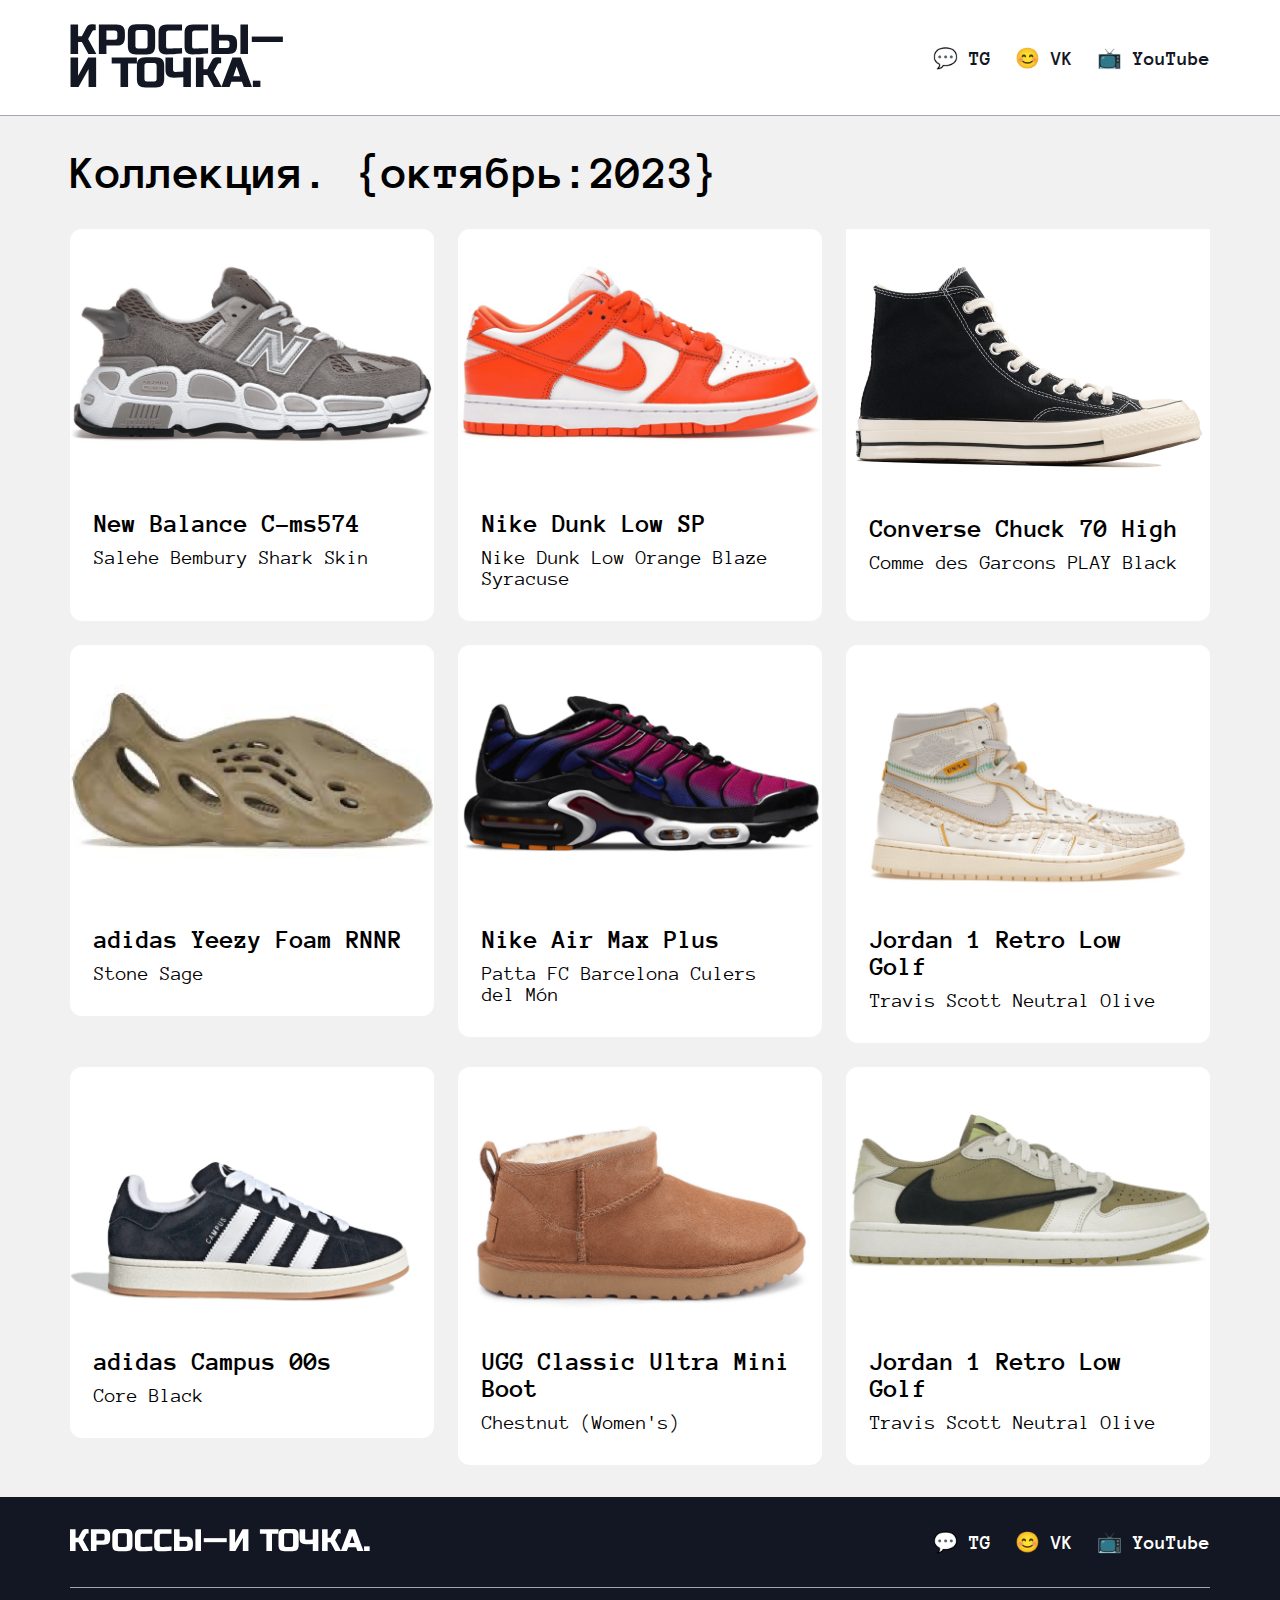
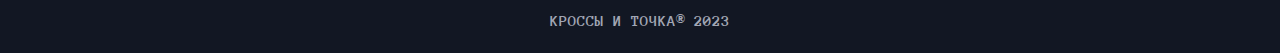
<file: index.html>
<!DOCTYPE html>
<html lang="en">

<head>
    <meta charset="UTF-8">
    <meta name="viewport" content="width=device-width, initial-scale=1.0">
    <title>Кроссы и точка</title>
    <link href="./style.css" rel="stylesheet" />
</head>

<body>
    <main>
        <header>
            <div class="header-container">
                <a href="/" class="logo-link">
                    <img alt="Кроссы и точка" src="./images/logo.svg" />
                </a>
                <nav>
                    <ul class="nav-list">
                        <li class="nav-item">
                            <a href="/" class="nav-link">💬 TG</a>
                        </li>
                        <li class="nav-item">
                            <a href="/" class="nav-link">😊 VK</a>
                        </li>
                        <li class="nav-item">
                            <a href="/" class="nav-link">📺 YouTube</a>
                        </li>
                    </ul>
                </nav>
            </div>
        </header>

        <div class="content">
            <h1>Коллекция. {октябрь:2023}</h1>
            <div class="sneakers">
                <a href="pages/cross1.html">
                    <div class="sneaker">
                        <img alt="New Balance C-ms574" src="./images/1.png" class="sneaker-image" />
                        <div class="sneaker-info">
                            <h3>New Balance C-ms574</h3>
                            <p>Salehe Bembury Shark Skin</p>
                        </div>
                    </div>
                </a>
                <a href="pages/cross2.html">
                    <div class="sneaker">
                        <img alt="Nike Dunk Low SP" src="./images/2.png" class="sneaker-image" />
                        <div class="sneaker-info">
                            <h3>Nike Dunk Low SP</h3>
                            <p>Nike Dunk Low Orange Blaze Syracuse</p>
                        </div>
                    </div>
                </a>
                <a href="pages/cross3.html">
                    <div class="sneaker">
                        <img alt="Converse Chuck 70 High" src="./images/3.png" class="sneaker-image" />
                        <div class="sneaker-info">
                            <h3>Converse Chuck 70 High</h3>
                            <p>Comme des Garcons PLAY Black</p>
                        </div>
                    </div>
                </a>

                <div class="sneaker">
                    <img alt="adidas Yeezy Foam RNNR" src="./images/4.png" class="sneaker-image" />
                    <div class="sneaker-info">
                        <h3>adidas Yeezy Foam RNNR</h3>
                        <p>Stone Sage</p>
                    </div>
                </div>
                </a>

                <div class="sneaker">
                    <img alt="Nike Air Max Plus" src="./images/5.png" class="sneaker-image" />
                    <div class="sneaker-info">
                        <h3>Nike Air Max Plus</h3>
                        <p>Patta FC Barcelona Culers del Món</p>
                    </div>
                </div>
                <div class="sneaker">
                    <img alt="Jordan 1 Retro Low Golf" src="./images/6.png" class="sneaker-image" />
                    <div class="sneaker-info">
                        <h3>Jordan 1 Retro Low Golf</h3>
                        <p>Travis Scott Neutral Olive</p>
                    </div>
                </div>
                <div class="sneaker">
                    <img alt="adidas Campus 00s" src="./images/7.png" class="sneaker-image" />
                    <div class="sneaker-info">
                        <h3>adidas Campus 00s</h3>
                        <p>Core Black</p>
                    </div>
                </div>
                <div class="sneaker">
                    <img alt="UGG Classic Ultra Mini Boot" src="./images/8.png" class="sneaker-image" />
                    <div class="sneaker-info">
                        <h3>UGG Classic Ultra Mini Boot</h3>
                        <p>Chestnut (Women's)</p>
                    </div>
                </div>
                <div class="sneaker">
                    <img alt="Jordan 1 Retro Low Golf" src="./images/9.png" class="sneaker-image" />
                    <div class="sneaker-info">
                        <h3>Jordan 1 Retro Low Golf</h3>
                        <p>Travis Scott Neutral Olive</p>
                    </div>
                </div>
            </div>
        </div>

        <footer>
            <div class="footer-content">
                <a class="footer__logo-link" href="/">
                    <img alt="Кроссы и точка" src="./images/logo_footer.svg" class="footer__logo-image" />
                </a>
                <nav>
                    <ul class="nav-list">
                        <li class="nav-item">
                            <a href="/" class="nav-link">💬 TG</a>
                        </li>
                        <li class="nav-item">
                            <a href="/" class="nav-link">😊 VK</a>
                        </li>
                        <li class="nav-item">
                            <a href="/" class="nav-link">📺 YouTube</a>
                        </li>
                    </ul>
                </nav>
            </div>
            <div class="copyright">
                <p class="copyright-text">КРОССЫ И ТОЧКА® 2023</p>
            </div>
        </footer>
    </main>
</body>

</html>
</file>
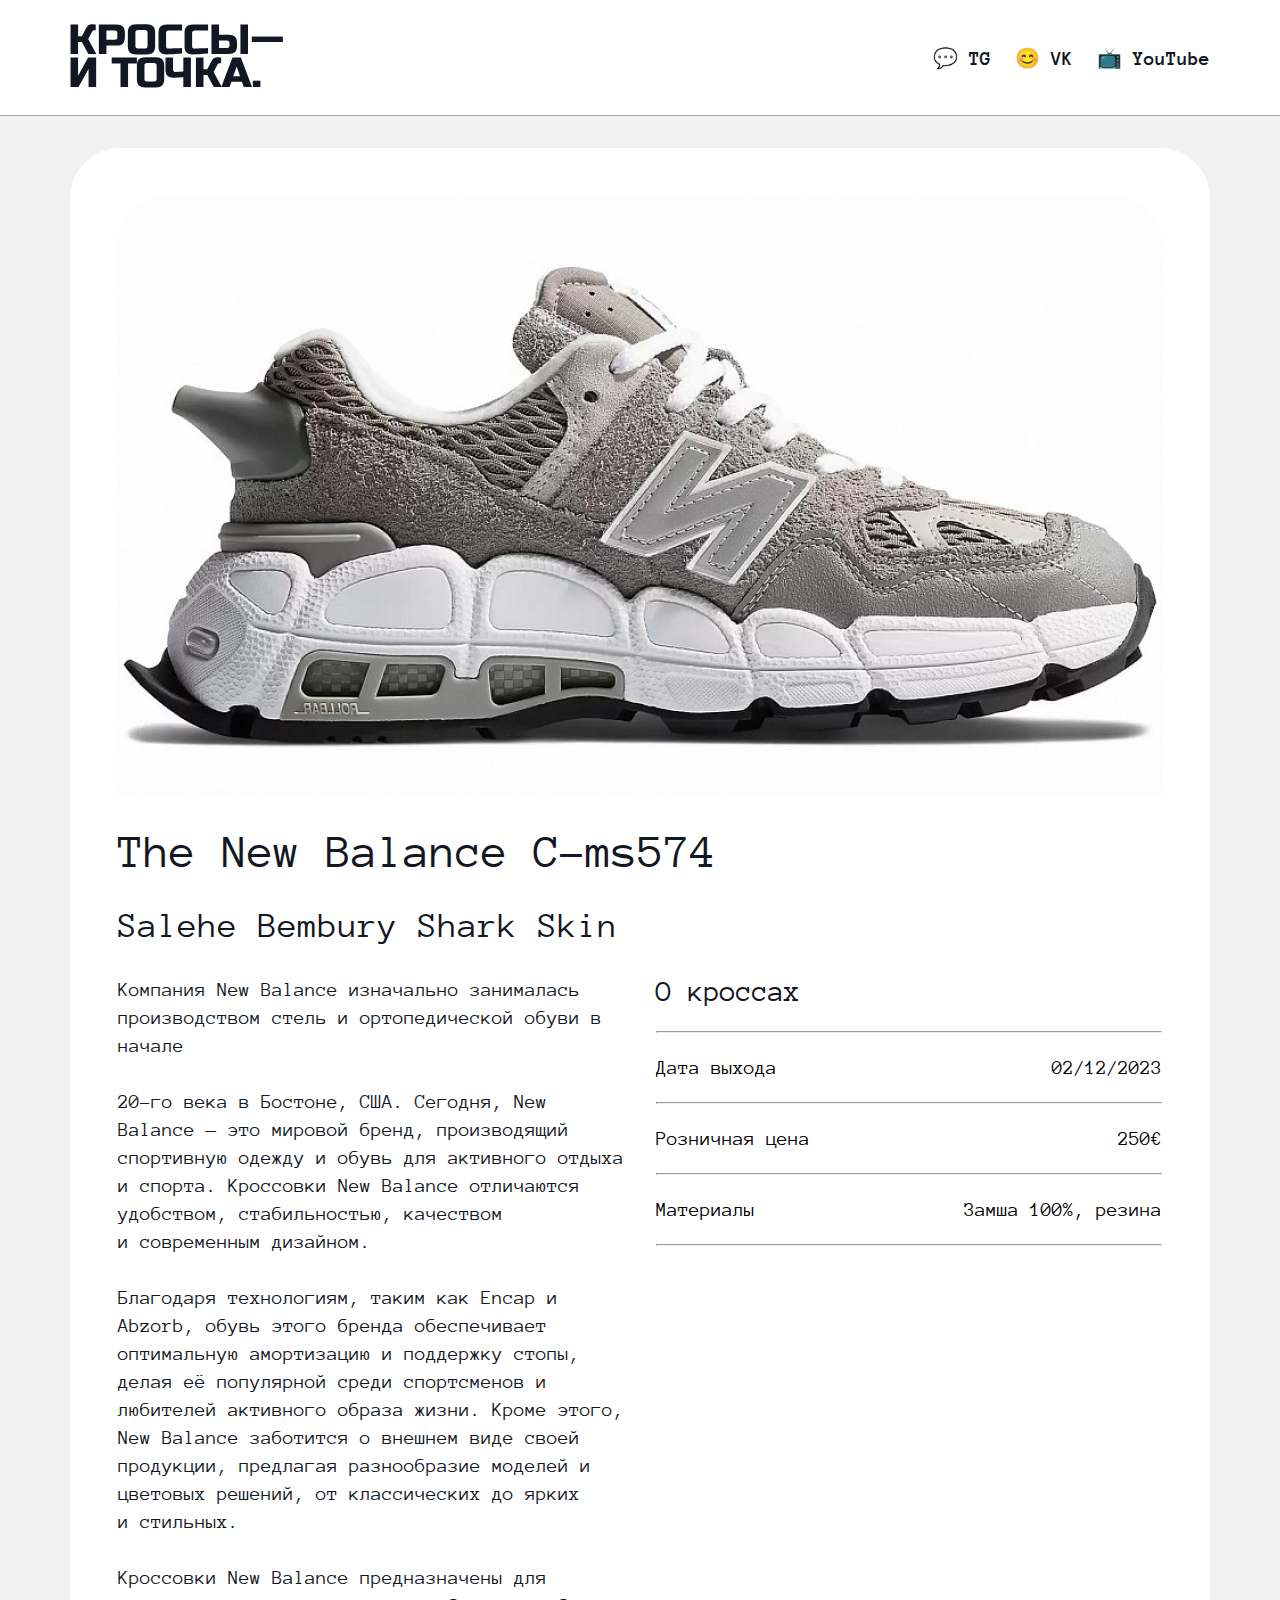
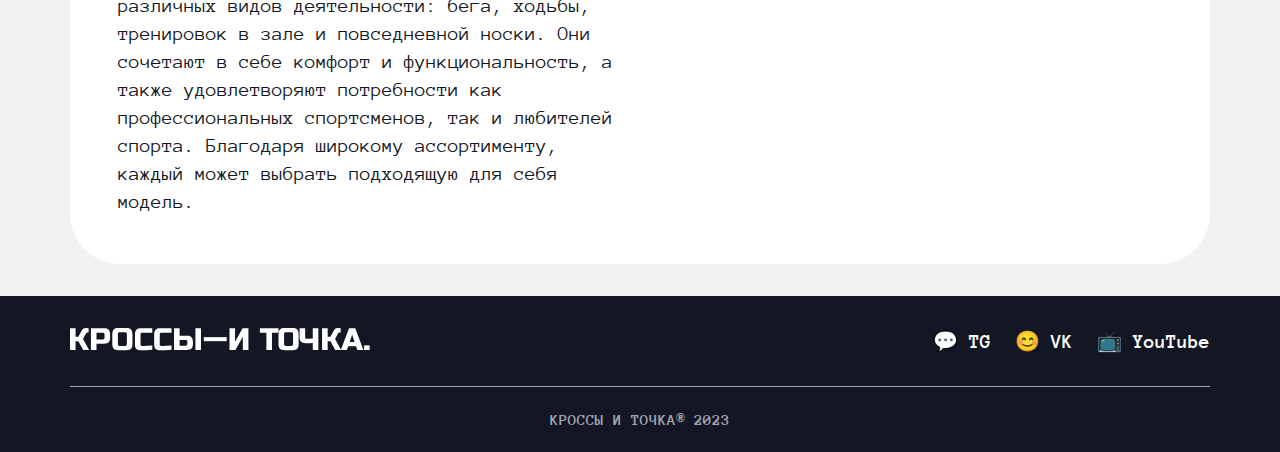
<file: pages/cross1.html>
<!DOCTYPE html>
<html lang="en">

<head>
    <meta charset="UTF-8">
    <meta name="viewport" content="width=device-width, initial-scale=1.0">
    <title>Кроссы и точка</title>
    <link href="../style.css" rel="stylesheet" />
</head>

<body>
    <main>
        <header>
            <div class="header-container">
                <a href="/" class="logo-link">
                    <img alt="Кроссы и точка" src="../images/logo.svg" />
                </a>
                <nav>
                    <ul class="nav-list">
                        <li class="nav-item">
                            <a href="/" class="nav-link">💬 TG</a>
                        </li>
                        <li class="nav-item">
                            <a href="/" class="nav-link">😊 VK</a>
                        </li>
                        <li class="nav-item">
                            <a href="/" class="nav-link">📺 YouTube</a>
                        </li>
                    </ul>
                </nav>
            </div>
        </header>
        <div class="big_cross">
            <img src="../images/sneaker-big__img1.png" alt="The New Balance C-ms574">
            <div class="big__text">
                <h1 class="sneaker-big__title">The New Balance C-ms574</h1>
                <h2 class="sneaker-big__subtitle">Salehe Bembury Shark Skin</h2>
                <div class="sneaker-big__additional-info">
                    <div class="sneaker-big__text">
                        <p>Компания New Balance изначально занималась производством стель и ортопедической обуви в
                            начале<br><br>
                            20-го века в Бостоне, США. Сегодня, New Balance — это мировой бренд, производящий спортивную
                            одежду и обувь для активного отдыха и спорта. Кроссовки New Balance отличаются удобством,
                            стабильностью, качеством и современным дизайном.<br><br>

                            Благодаря технологиям, таким как Encap и Abzorb, обувь этого бренда обеспечивает оптимальную
                            амортизацию и поддержку стопы, делая её популярной среди спортсменов и любителей активного
                            образа жизни. Кроме этого, New Balance заботится о внешнем виде своей продукции, предлагая
                            разнообразие моделей и цветовых решений, от классических до ярких и стильных.<br><br>

                            Кроссовки New Balance предназначены для различных видов деятельности: бега, ходьбы,
                            тренировок в
                            зале и повседневной носки. Они сочетают в себе комфорт и функциональность, а также
                            удовлетворяют
                            потребности как профессиональных спортсменов, так и любителей спорта. Благодаря широкому
                            ассортименту, каждый может выбрать подходящую для себя модель.</p>
                    </div>
                    <div class="sneaker-big__parameters">
                        
                        <p class="sneaker-big__parameters-title">О кроссах</p>
                        <hr  class="hr">
                        <div class="sneaker-big__parameter-info">
                            <p class="sneaker-big__parameter-title">Дата выхода</p>
                            <p class="sneaker-big__parameter-value">02/12/2023</p>
                        </div>
                        <hr  class="hr">
                        <div class="sneaker-big__parameter-info">
                            <p class="sneaker-big__parameter-title">Розничная цена</p>
                            <p class="sneaker-big__parameter-value">250€</p>
                        </div>
                        <hr  class="hr">
                        <div class="sneaker-big__parameter-info">
                            <p class="sneaker-big__parameter-title">Материалы</p>
                            <p class="sneaker-big__parameter-value">Замша 100%, резина</p>
                        </div>
                        <hr  class="hr">
                    </div>
                </div>

            </div>


        </div>


        <footer>
            <div class="footer-content">
                <a class="footer__logo-link" href="/">
                    <img alt="Кроссы и точка" src="../images/logo_footer.svg" class="footer__logo-image" />
                </a>
                <nav>
                    <ul class="nav-list">
                        <li class="nav-item">
                            <a href="/" class="nav-link">💬 TG</a>
                        </li>
                        <li class="nav-item">
                            <a href="/" class="nav-link">😊 VK</a>
                        </li>
                        <li class="nav-item">
                            <a href="/" class="nav-link">📺 YouTube</a>
                        </li>
                    </ul>
                </nav>
            </div>
            <div class="copyright">
                <p class="copyright-text">КРОССЫ И ТОЧКА® 2023</p>
            </div>
        </footer>
    </main>
</body>

</html>
</file>
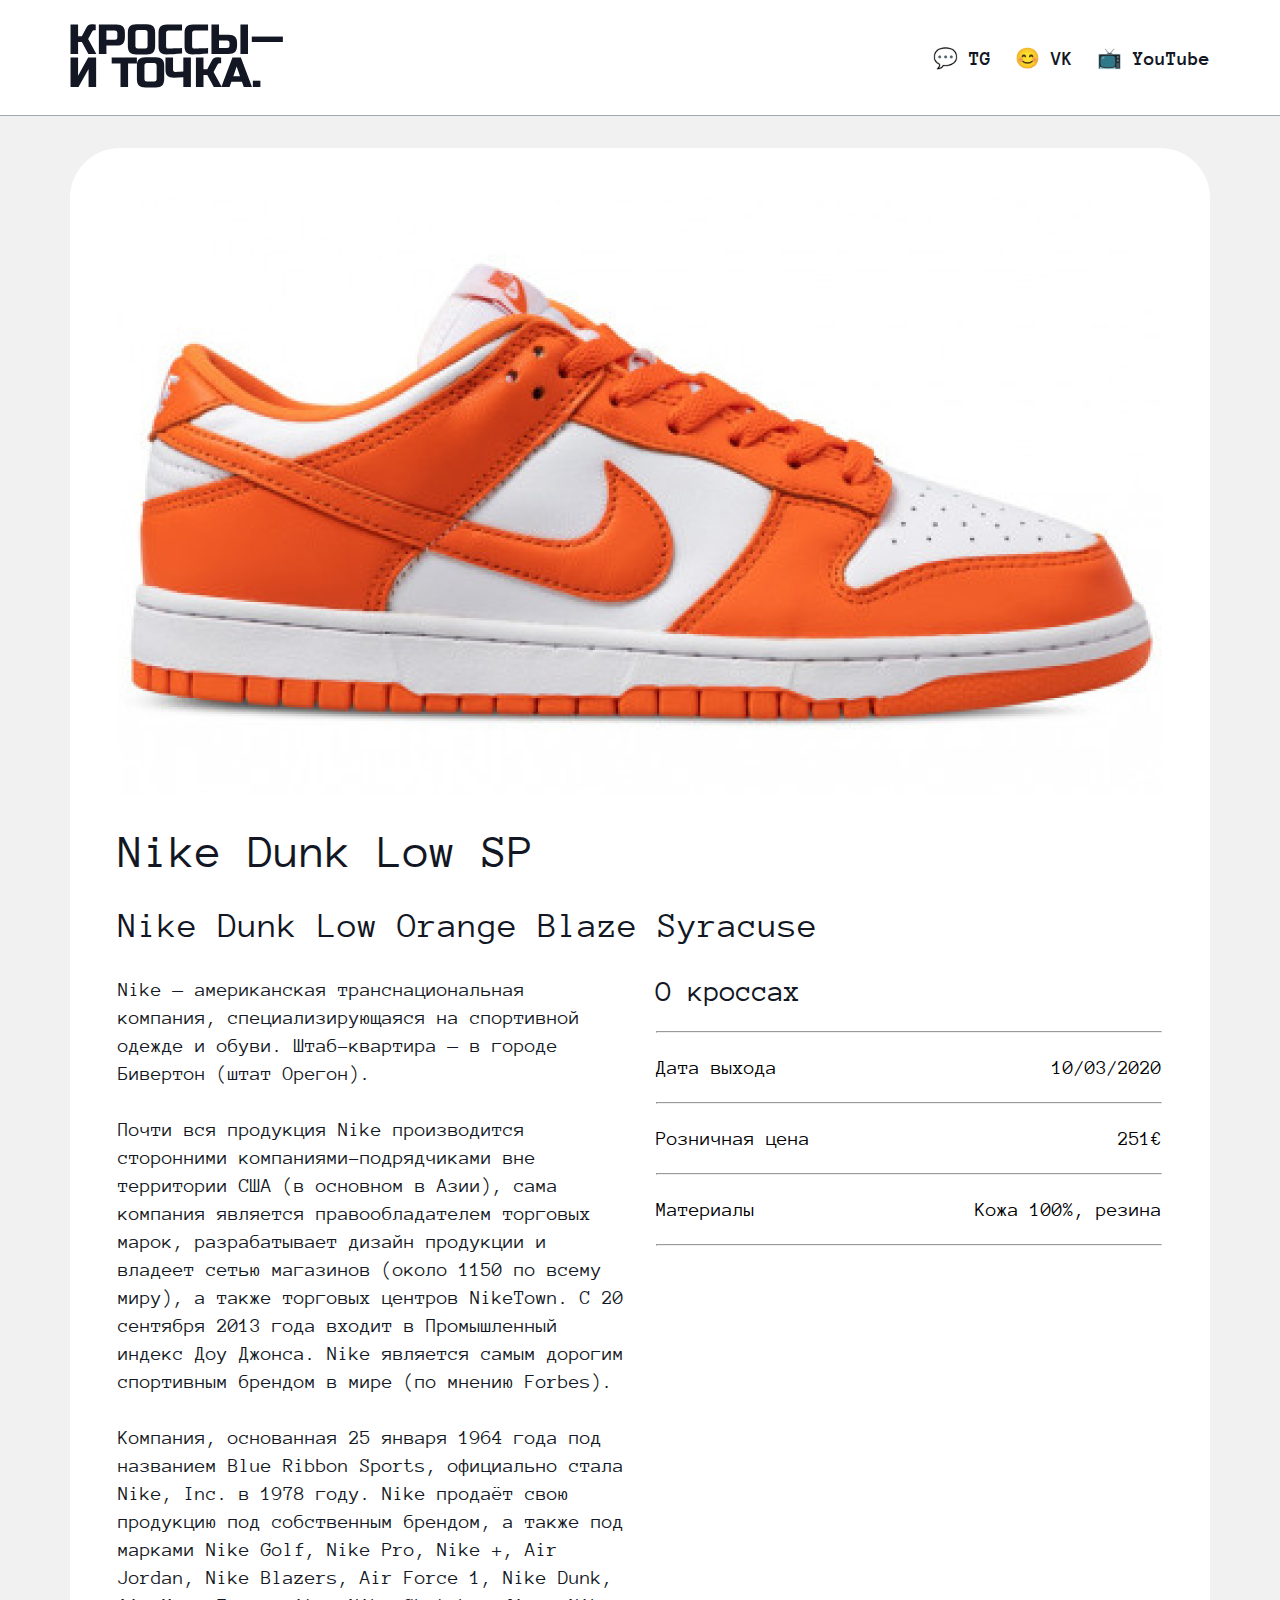
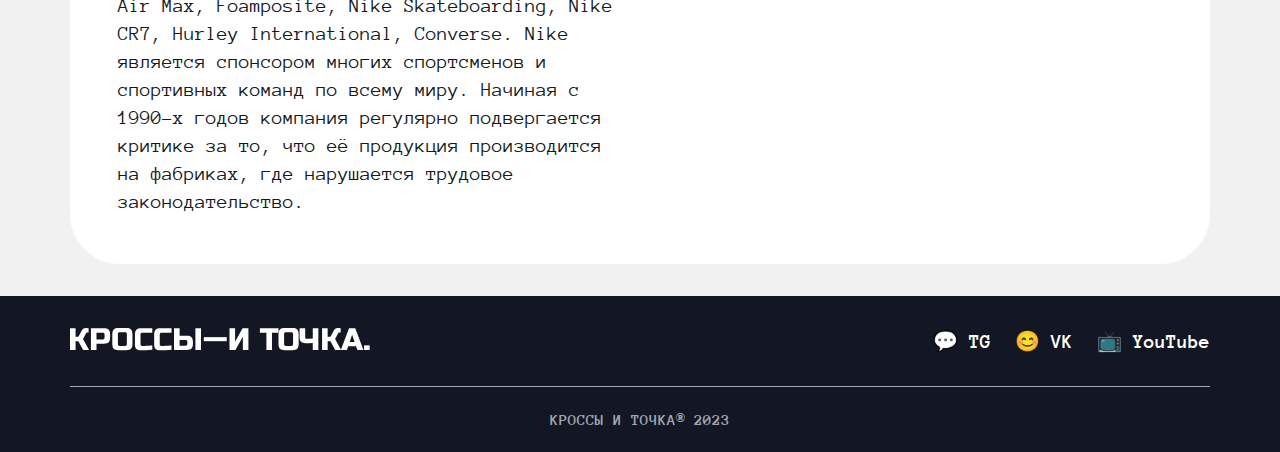
<file: pages/cross2.html>
<!DOCTYPE html>
<html lang="en">

<head>
    <meta charset="UTF-8">
    <meta name="viewport" content="width=device-width, initial-scale=1.0">
    <title>Кроссы и точка</title>
    <link href="../style.css" rel="stylesheet" />
</head>

<body>
    <main>
        <header>
            <div class="header-container">
                <a href="/" class="logo-link">
                    <img alt="Кроссы и точка" src="../images/logo.svg" />
                </a>
                <nav>
                    <ul class="nav-list">
                        <li class="nav-item">
                            <a href="/" class="nav-link">💬 TG</a>
                        </li>
                        <li class="nav-item">
                            <a href="/" class="nav-link">😊 VK</a>
                        </li>
                        <li class="nav-item">
                            <a href="/" class="nav-link">📺 YouTube</a>
                        </li>
                    </ul>
                </nav>
            </div>
        </header>
        <div class="big_cross">
            <img src="../images/sneaker-big__img2.png" alt="Nike Dunk Low SP">
            <div class="big__text">
                <h1 class="sneaker-big__title">Nike Dunk Low SP</h1>
                <h2 class="sneaker-big__subtitle">Nike Dunk Low Orange Blaze Syracuse</h2>
                <div class="sneaker-big__additional-info">
                    <div class="sneaker-big__text">
                        <p>Nike — американская транснациональная компания, специализирующаяся на спортивной одежде и
                            обуви. Штаб-квартира — в городе Бивертон (штат Орегон).<br><br>
                            Почти вся продукция Nike производится сторонними компаниями-подрядчиками вне территории США
                            (в основном в Азии), сама компания является правообладателем торговых марок, разрабатывает
                            дизайн продукции и владеет сетью магазинов (около 1150 по всему миру), а также торговых
                            центров NikeTown. С 20 сентября 2013 года входит в Промышленный индекс Доу Джонса. Nike
                            является самым дорогим спортивным брендом в мире (по мнению Forbes).<br><br>

                            Компания, основанная 25 января 1964 года под названием Blue Ribbon Sports, официально стала
                            Nike, Inc. в 1978 году. Nike продаёт свою продукцию под собственным брендом, а также под
                            марками Nike Golf, Nike Pro, Nike +, Air Jordan, Nike Blazers, Air Force 1, Nike Dunk, Air
                            Max, Foamposite, Nike Skateboarding, Nike CR7, Hurley International, Converse. Nike является
                            спонсором многих спортсменов и спортивных команд по всему миру. Начиная с 1990-х годов
                            компания регулярно подвергается критике за то, что её продукция производится на фабриках,
                            где нарушается трудовое законодательство.</p>
                    </div>
                    <div class="sneaker-big__parameters">

                        <p class="sneaker-big__parameters-title">О кроссах</p>
                        <hr class="hr">
                        <div class="sneaker-big__parameter-info">
                            <p class="sneaker-big__parameter-title">Дата выхода</p>
                            <p class="sneaker-big__parameter-value">10/03/2020</p>
                        </div>
                        <hr class="hr">
                        <div class="sneaker-big__parameter-info">
                            <p class="sneaker-big__parameter-title">Розничная цена</p>
                            <p class="sneaker-big__parameter-value">251€</p>
                        </div>
                        <hr class="hr">
                        <div class="sneaker-big__parameter-info">
                            <p class="sneaker-big__parameter-title">Материалы</p>
                            <p class="sneaker-big__parameter-value">Кожа 100%, резина</p>
                        </div>
                        <hr class="hr">
                    </div>
                </div>

            </div>


        </div>


        <footer>
            <div class="footer-content">
                <a class="footer__logo-link" href="/">
                    <img alt="Кроссы и точка" src="../images/logo_footer.svg" class="footer__logo-image" />
                </a>
                <nav>
                    <ul class="nav-list">
                        <li class="nav-item">
                            <a href="/" class="nav-link">💬 TG</a>
                        </li>
                        <li class="nav-item">
                            <a href="/" class="nav-link">😊 VK</a>
                        </li>
                        <li class="nav-item">
                            <a href="/" class="nav-link">📺 YouTube</a>
                        </li>
                    </ul>
                </nav>
            </div>
            <div class="copyright">
                <p class="copyright-text">КРОССЫ И ТОЧКА® 2023</p>
            </div>
        </footer>
    </main>
</body>

</html>
</file>
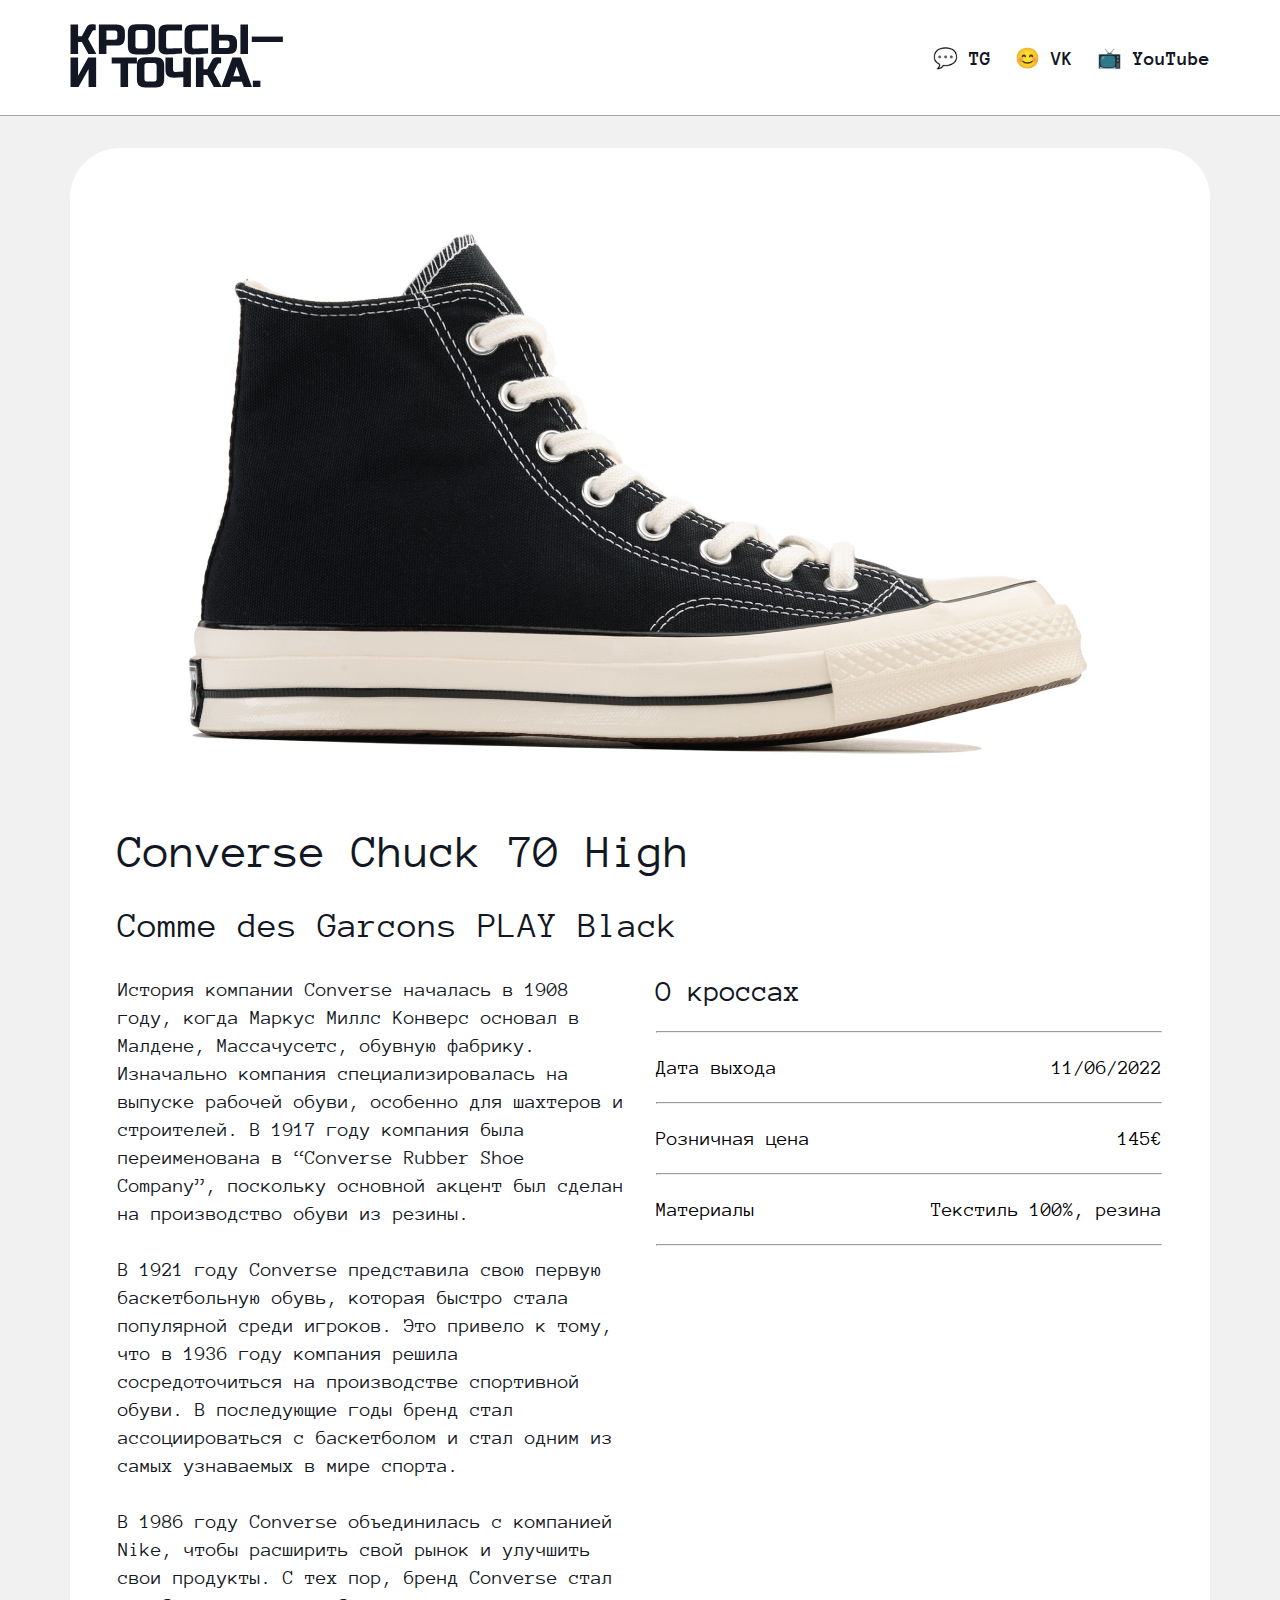
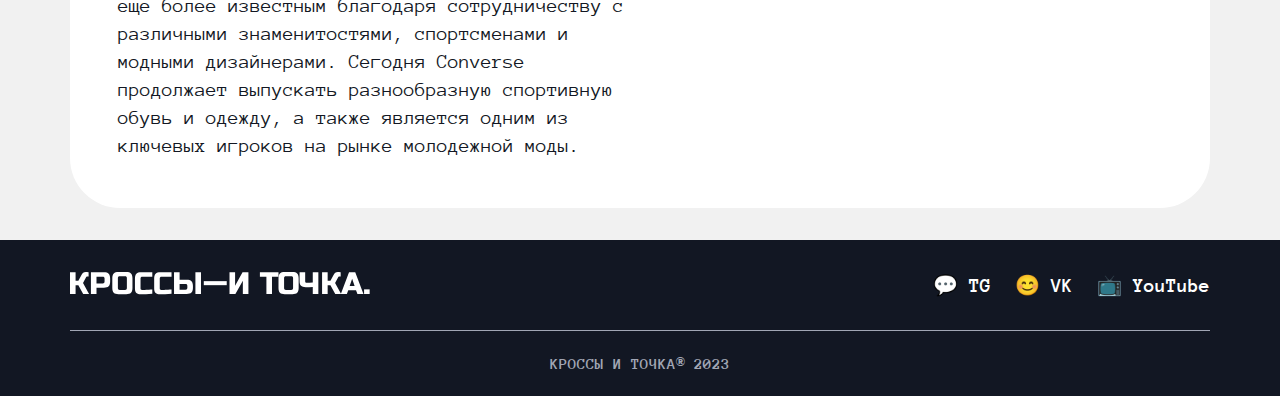
<file: pages/cross3.html>
<!DOCTYPE html>
<html lang="en">

<head>
    <meta charset="UTF-8">
    <meta name="viewport" content="width=device-width, initial-scale=1.0">
    <title>Кроссы и точка</title>
    <link href="../style.css" rel="stylesheet" />
</head>

<body>
    <main>
        <header>
            <div class="header-container">
                <a href="/" class="logo-link">
                    <img alt="Кроссы и точка" src="../images/logo.svg" />
                </a>
                <nav>
                    <ul class="nav-list">
                        <li class="nav-item">
                            <a href="/" class="nav-link">💬 TG</a>
                        </li>
                        <li class="nav-item">
                            <a href="/" class="nav-link">😊 VK</a>
                        </li>
                        <li class="nav-item">
                            <a href="/" class="nav-link">📺 YouTube</a>
                        </li>
                    </ul>
                </nav>
            </div>
        </header>
        <div class="big_cross">
            <img src="../images/sneaker-big__img3.png" alt="Converse Chuck 70 High">
            <div class="big__text">
                <h1 class="sneaker-big__title">Converse Chuck 70 High</h1>
                <h2 class="sneaker-big__subtitle">Comme des Garcons PLAY Black</h2>
                <div class="sneaker-big__additional-info">
                    <div class="sneaker-big__text">
                        <p>История компании Converse началась в 1908 году, когда Маркус Миллс Конверс основал в Малдене,
                            Массачусетс, обувную фабрику. Изначально компания специализировалась на выпуске рабочей
                            обуви, особенно для шахтеров и строителей. В 1917 году компания была переименована в
                            “Converse Rubber Shoe Company”, поскольку основной акцент был сделан на производство обуви
                            из резины.<br><br>
                            В 1921 году Converse представила свою первую баскетбольную обувь, которая быстро стала
                            популярной среди игроков. Это привело к тому, что в 1936 году компания решила
                            сосредоточиться на производстве спортивной обуви. В последующие годы бренд стал
                            ассоциироваться с баскетболом и стал одним из самых узнаваемых в мире спорта.<br><br>

                            В 1986 году Converse объединилась с компанией Nike, чтобы расширить свой рынок и улучшить
                            свои продукты. С тех пор, бренд Converse стал еще более известным благодаря сотрудничеству с
                            различными знаменитостями, спортсменами и модными дизайнерами. Сегодня Converse продолжает
                            выпускать разнообразную спортивную обувь и одежду, а также является одним из ключевых
                            игроков на рынке молодежной моды.</p>
                    </div>
                    <div class="sneaker-big__parameters">

                        <p class="sneaker-big__parameters-title">О кроссах</p>
                        <hr class="hr">
                        <div class="sneaker-big__parameter-info">
                            <p class="sneaker-big__parameter-title">Дата выхода</p>
                            <p class="sneaker-big__parameter-value">11/06/2022</p>
                        </div>
                        <hr class="hr">
                        <div class="sneaker-big__parameter-info">
                            <p class="sneaker-big__parameter-title">Розничная цена</p>
                            <p class="sneaker-big__parameter-value">145€</p>
                        </div>
                        <hr class="hr">
                        <div class="sneaker-big__parameter-info">
                            <p class="sneaker-big__parameter-title">Материалы</p>
                            <p class="sneaker-big__parameter-value">Текстиль 100%, резина</p>
                        </div>
                        <hr class="hr">
                    </div>
                </div>

            </div>


        </div>


        <footer>
            <div class="footer-content">
                <a class="footer__logo-link" href="/">
                    <img alt="Кроссы и точка" src="../images/logo_footer.svg" class="footer__logo-image" />
                </a>
                <nav>
                    <ul class="nav-list">
                        <li class="nav-item">
                            <a href="/" class="nav-link">💬 TG</a>
                        </li>
                        <li class="nav-item">
                            <a href="/" class="nav-link">😊 VK</a>
                        </li>
                        <li class="nav-item">
                            <a href="/" class="nav-link">📺 YouTube</a>
                        </li>
                    </ul>
                </nav>
            </div>
            <div class="copyright">
                <p class="copyright-text">КРОССЫ И ТОЧКА® 2023</p>
            </div>
        </footer>
    </main>
</body>

</html>
</file>
<file: style.css>
/* подключение локальный шрифтов на страницу */
@font-face {
    font-family: "Anonymous Pro";
    src: url(fonts/AnonymousPro-Regular.ttf);
    font-weight: 400;
    font-style: normal;
    display: swap;
}

@font-face {
    font-family: "Anonymous Pro";
    src: url(fonts/AnonymousPro-Bold.ttf);
    font-weight: 700;
    font-style: normal;
    display: swap;
}

* {
    box-sizing: border-box;
}

/* сброс стилей по умолчанию */
body,
h1,
h2,
h3,
p,
ul,
li {
    margin: 0;
}

ul {
    list-style: none;
    padding: 0;
}

a {
    text-decoration: none;
}

/* задание шрифта всей странице */
body {
    font-family: "Anonymous Pro", sans-serif;
}

/* стили для главного контейнера */
main {
    display: flex;
    flex-direction: column;
    align-items: center;
    background: #F1F1F1;
}

/* стили для хедера(шапки) сайта */
header {
    display: flex;
    flex-direction: row;
    align-items: center;
    justify-content: center;
    width: 100%;
    border-bottom: 1px solid #A1A6B4;
    background: white;
}

.header-container {
    display: flex;
    justify-content: space-between;
    width: 100%;
    max-width: 1140px;
    margin: 24px 0 24px;
}

.logo-link {
    width: 215px;
    height: auto;
}

/* стили для ссылок в хедере и футере */
nav {
    display: flex;
}

.nav-list {
    display: flex;
    align-items: center;
    width: 100%;
    gap: 24px;
}

.nav-item {
    display: inline;
}

.nav-link {
    color: #121723;
    font-size: 20px;
    font-weight: 700;
}

/* стили для  */
.content {
    margin: 32px 0;
    max-width: 1140px;
}

h1 {
    font-size: 48px;
}

/* стили для контейнера кроссовок */
.sneakers {
    display: flex;
    flex-wrap: wrap;
    gap: 24px;
    margin: 32px 0 0;
}

/* стили для карточки кроссовок */
.sneaker {
    display: flex;
    flex-direction: column;
    align-items: center;
    max-width: 364px;
    height: 100%;
    border-radius: 12px;
    background: white;

    position: relative;
    transition: transform 0.3s ease, box-shadow 0.3s ease;
}

.sneaker:hover {
    transform: translateY(-10px);
    box-shadow: 0 4px 8px rgba(0, 0, 0, 0.25);
}

.sneaker-image {
    width: 100%;
}

.sneaker-info {
    display: flex;
    flex-direction: column;
    align-items: flex-start;
    gap: 10px;
    width: 100%;
    padding: 32px 24px;
}

.sneaker-info h3 {
    color: black;
}

.sneaker-info p {
    color: black;
}

h3 {
    font-size: 26px;
}

p {
    font-size: 20px;
}

footer {
    width: 100%;
    display: flex;
    flex-direction: column;
    align-items: center;
    background: #121723;
}

/* стили для футера */
.footer-content {
    display: flex;
    justify-content: space-between;
    width: 100%;
    max-width: 1140px;
    margin: 32px 0;
}

.footer__logo-link {
    max-width: 300px;
    width: 100%;
}

footer .nav-link {
    color: white;
}

.copyright {
    display: flex;
    align-items: center;
    justify-content: center;
    width: 100%;
    max-width: 1140px;
    border-top: 1px solid #A1A6B4;
}

.copyright-text {
    color: #A1A6B4;
    font-size: 16px;
    font-weight: 700;
    margin: 24px 0;
}

.big__text {
    display: flex;
    gap: 32px;
    flex: 1 0 0;
    flex-direction: column;
}

.big_cross {
    display: flex;
    width: 1140px;
    padding: 48px;
    border-radius: 50px;
    flex-direction: column;
    align-items: flex-start;
    gap: 32px;
    margin-top: 32px;
    margin-bottom: 32px;
    background-color: #fff;
}


.sneaker-big__title {
    color: #121723;
    font-family: 'Anonymous Pro';
    font-size: 48px;
    font-style: normal;
    font-weight: 400;
    line-height: 100%;
}

.sneaker-big__subtitle {
    color: #121723;
    font-family: 'Anonymous Pro';
    font-size: 36px;
    font-style: normal;
    font-weight: 400;
    line-height: 100%;
}

.sneaker-big__text {
    color: #121723;
    font-family: 'Anonymous Pro';
    font-size: 20px;
    font-style: normal;
    font-weight: 400;
    line-height: 28px;
    width: 506px;
}

.sneaker-big__parameters {
    display: flex;
    flex-direction: column;
    align-items: flex-start;
    gap: 24px;
}

.sneaker-big__parameters-title {
    color: #121723;
    font-family: 'Anonymous Pro';
    font-size: 30px;
    font-style: normal;
    font-weight: 400;
    line-height: normal;
}

.sneaker-big__parameter-info {
    display: flex;
    justify-content: space-between;
    align-items: center;
    width: 506px;
}




.sneaker-big__additional-info {
    display: flex;
    align-items: flex-start;
    gap: 32px;
    flex: 1;
}

.sneaker-big__parameter-value {
    text-align: right;
    font-family: 'Anonymous Pro';
    font-size: 20px;
    font-style: normal;
    font-weight: 400;
    line-height: normal;
}


.hr {
    display: flex;
    width: 100%;
    margin: 0;
    gap: 24px;

    height: 1px;
    align-self: stretch;
}


@media only screen and (max-width: 375px) {

    .content h1 {
        font-size: 32px;
        margin-left: 16px;

        text-align: left;

    }

    .copyright-text {
        color: #A1A6B4;
        font-family: 'Anonymous Pro';
        font-size: 16px;
        font-style: normal;
        font-weight: 700;
        line-height: normal;
    }

    .sneaker {
        max-width: calc(100% - 32px);

        margin: 0 16px 16px;

    }

    .sneaker-info {
        padding: 16px 24px;

    }

    header {
        flex-direction: column;
        align-items: center;
    }

    .header-container {
        flex-direction: column;
        align-items: center;
    }

    header img {
        width: 215px;
        height: 64px;
    }

    nav {
        margin-top: 20px;
    }

    .nav-list {
        flex-direction: row;

        gap: 24px;
    }

    .nav-item {
        display: inline-block;

    }

    .content {
        text-align: center;
    }



    .footer__logo-image {
        display: flex;
        width: 300px;
        height: 22px;
        justify-content: center;
        align-items: center;
    }

    .footer-content {
        flex-direction: column;

        align-items: center;
        margin: 0;
        padding: 32px 0px 24px 0px;

        margin-right: 16px;
        margin-left: 16px;

    }

    .footer__logo-link {
        margin-bottom: 16px;
    }

    .nav-list {
        display: flex;

        justify-content: space-between;

        gap: 24px;

        text-align: center;

    }

    .nav-item {
        display: inline-block;

    }


    .sneaker-big__additional-info {
        flex-direction: column;
        align-items: center;
        gap: 16px;
    }

    .sneaker-big__parameter-info {
        width: 100%;
    }

    .sneaker-big__title .h1 {
        margin-left: 0px;
    }
.big_cross {
        width: calc(100% - 32px);
        margin: 0 auto;
        padding: 0px;
        border-radius: 12px;

        gap: 32px;
        margin-top: 32px;
        margin-bottom: 32px;

    }

    .big_cross img {
        width: 295px;
        height: auto;
        margin-left: auto;
        margin-right: auto;
        margin-top: 24px;

    }

    .big__text {
        display: flex;
        gap: 32px;
        flex: 1 0 0;
        flex-direction: column;
        margin-left: 24px;
        margin-right: 24px;
        max-width: 100%;
        /* ограничение ширины текста */
    }

    .sneaker-big__text {
        width: 100%;

    }

    .sneaker-big__text p {
        font-size: 16px;
    }

    .sneaker-big__title {
        font-size: 32px;
        font-style: normal;
        font-weight: 400;
        text-align: left;
    }

    .sneaker-big__subtitle {
        font-size: 20px;
        font-style: normal;
        font-weight: 400;
        line-height: 100%;
    }

    .sneaker-big__parameters {
        margin-bottom: 24px;
        margin-top: 32px;
        width: 100%;
    }

    .sneaker-big__parameter-info p {
        font-size: 16px;
        font-style: normal;
        font-weight: 400;
        line-height: normal;
    }
}
</file>
